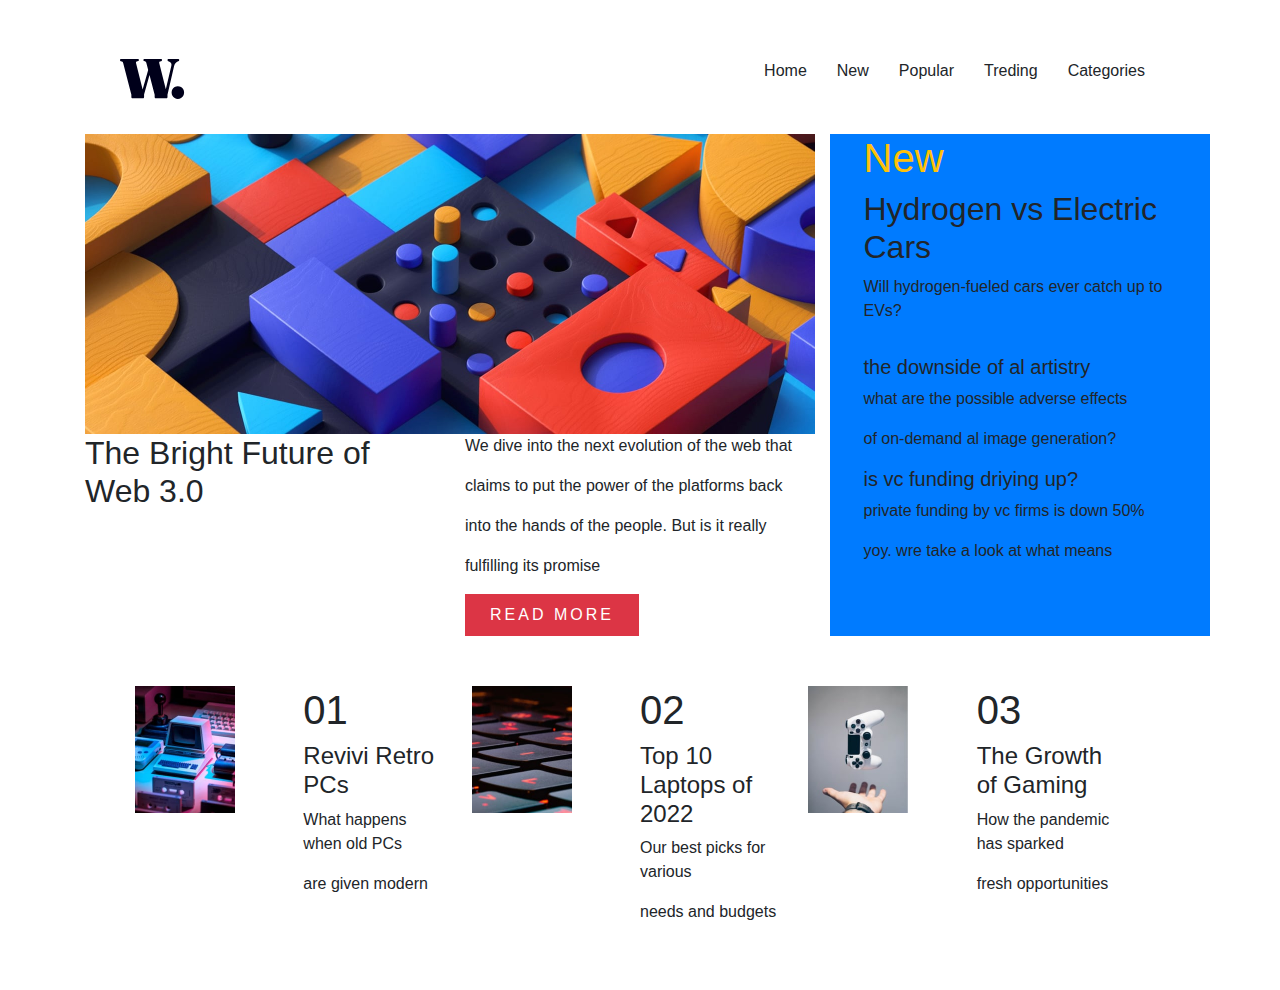
<file: clase 4 de mayo reposteado/clase-29-abril-original/clase lunes 29/index.html>
<!DOCTYPE html>
<html lang="en">
    <head>
    <meta charset="UTF-8">
    <meta name="viewport" content="width=device-width, initial-scale=1.0">
    <title>Document</title>
    <link rel="stylesheet" href="./index.css">
    <link rel="stylesheet" href="https://cdn.jsdelivr.net/npm/bootstrap@4.3.1/dist/css/bootstrap.min.css" integrity="sha384-ggOyR0iXCbMQv3Xipma34MD+dH/1fQ784/j6cY/iJTQUOhcWr7x9JvoRxT2MZw1T" crossorigin="anonymous">
</head>
<body class=" container mt-4">
    <nav style="padding: 35px;" class="d-flex justify-content-between align-items-center ">
        <div>
            <img width="100%" src="./assets/images/logo.svg" alt="">
        </div>
        <div>
            <ul class="d-flex list-unstyled gap-4 ">
            <li class="col">Home</li>
            <li class="col">New</li>
            <li class="col">Popular</li>
            <li class="col">Treding</li>
            <li class="col">Categories</li>
          </ul>
        </div>
    </nav>
    <section  class="row">
        <div class="col-lg-8">
            <div>
                <img width="100%" src="./assets/images/image-web-3-desktop.jpg" alt="">
            </div>
            <div class="row">
                <div  class="col-lg-6">
                <h2 class="text-principal">The Bright Future of Web 3.0</h2>
                </div>

             <div style="column-gap: normal;" class="col "> 
            <p>We dive into the next evolution of the web that</p>
            <p>claims to put the power of the platforms back</p>
            <p>into the hands of the people. But is it really</p>
            <p>fulfilling its promise</p>

            <button class=" btn text-uppercase text-white bg-danger letter-3 px-4 py-2 rounded-0">READ MORE</button>
        </div>
    </div>
</div>
<div class="col-lg-4 bg-primary">
    <div class="col" style="left:1%"> 
    <h1 class="text-warning">New</h1>
    <h2>Hydrogen vs Electric Cars</h2>
    <p class="pb-3">Will hydrogen-fueled cars ever catch up to EVs?</p>
    </div>  

    <div class="col" style="left:1%;">
    <h5>the downside of al artistry</h5>
    <p>what are the possible adverse effects</p>
    <p>of on-demand al image generation?</p>  
    </div>   

    <div class="col" style="left: 1%;">
    <h5>is vc funding driying up?</h5>
    <p>private funding by vc firms is down 50%</p> 
    <p>yoy. wre take a look at what means</p>
    </div>
</div>

</section>


    <section class="col row" style="padding: 50px;">

        <div class="col row">
                <div class="col">
                <img width="100" src="./assets/images/image-retro-pcs.jpg" alt="">
            </div>
            <div class="col">
                <h1>01</h1>
                <h4>Revivi Retro PCs</h4>
                <p>What happens when old PCs</p>
                <p>are given modern</p>
            </div>
        </div>
    </div>     
    
        <div class="col row">

                <div class="col">
            <img width="100" src="./assets/images/image-top-laptops.jpg" alt="">
        </div>
        <div class="col">
            <h1>02</h1>
            <h4>Top 10 Laptops of 2022</h3>
            <p>Our best picks for various</p>
            <p>needs and budgets</p>
        </div>
    </div>
</div>
    
        <div class="col row">
                <div class="col">
            <img width="100" src="./assets/images/image-gaming-growth.jpg" alt="">
        </div>
        <div class="col">
            <h1>03</h1>
            <h4>The Growth of Gaming</h4>
            <p>How the pandemic has sparked</p>
            <p>fresh opportunities</p>
        </div>
    </div>
</div>   
    </section>
     <script>
      src="https://cdn.jsdelivr.net/npm/bootstrap@5.3.1/dist/js/bootstrap.bundle.min.js"
      integrity="sha384-HwwvtgBNo3bZJJLYd8oVXjrBZt8cqVSpeBNS5n7C8IVInixGAoxmnlMuBnhbgrkm"
      crossorigin="anonymous"
    </script>


</body>

</html>
</file>
<file: clase 4 de mayo reposteado/clase-29-abril-original/clase lunes 29/index.css>
@font-face {
       font-family: "inter";
       src: url(../clase\ lunes\ 29/assets/fonts/static/Inter-Regular.ttf);
       font-weight: 800%;
}
@font-face {
       font-family: bold;
       src: url(../clase\ lunes\ 29/assets/fonts/static/Inter-Bold.ttf);
       font-weight: 700%;
}
body{
       font-family: bold;
}

.bg-primary{
       background-color: #00011a !important;
}

.text-central{
       font-weight: 900%;
       font-size: 60px;
}
.letter-3{
       letter-spacing: 3px;

}
</file>
